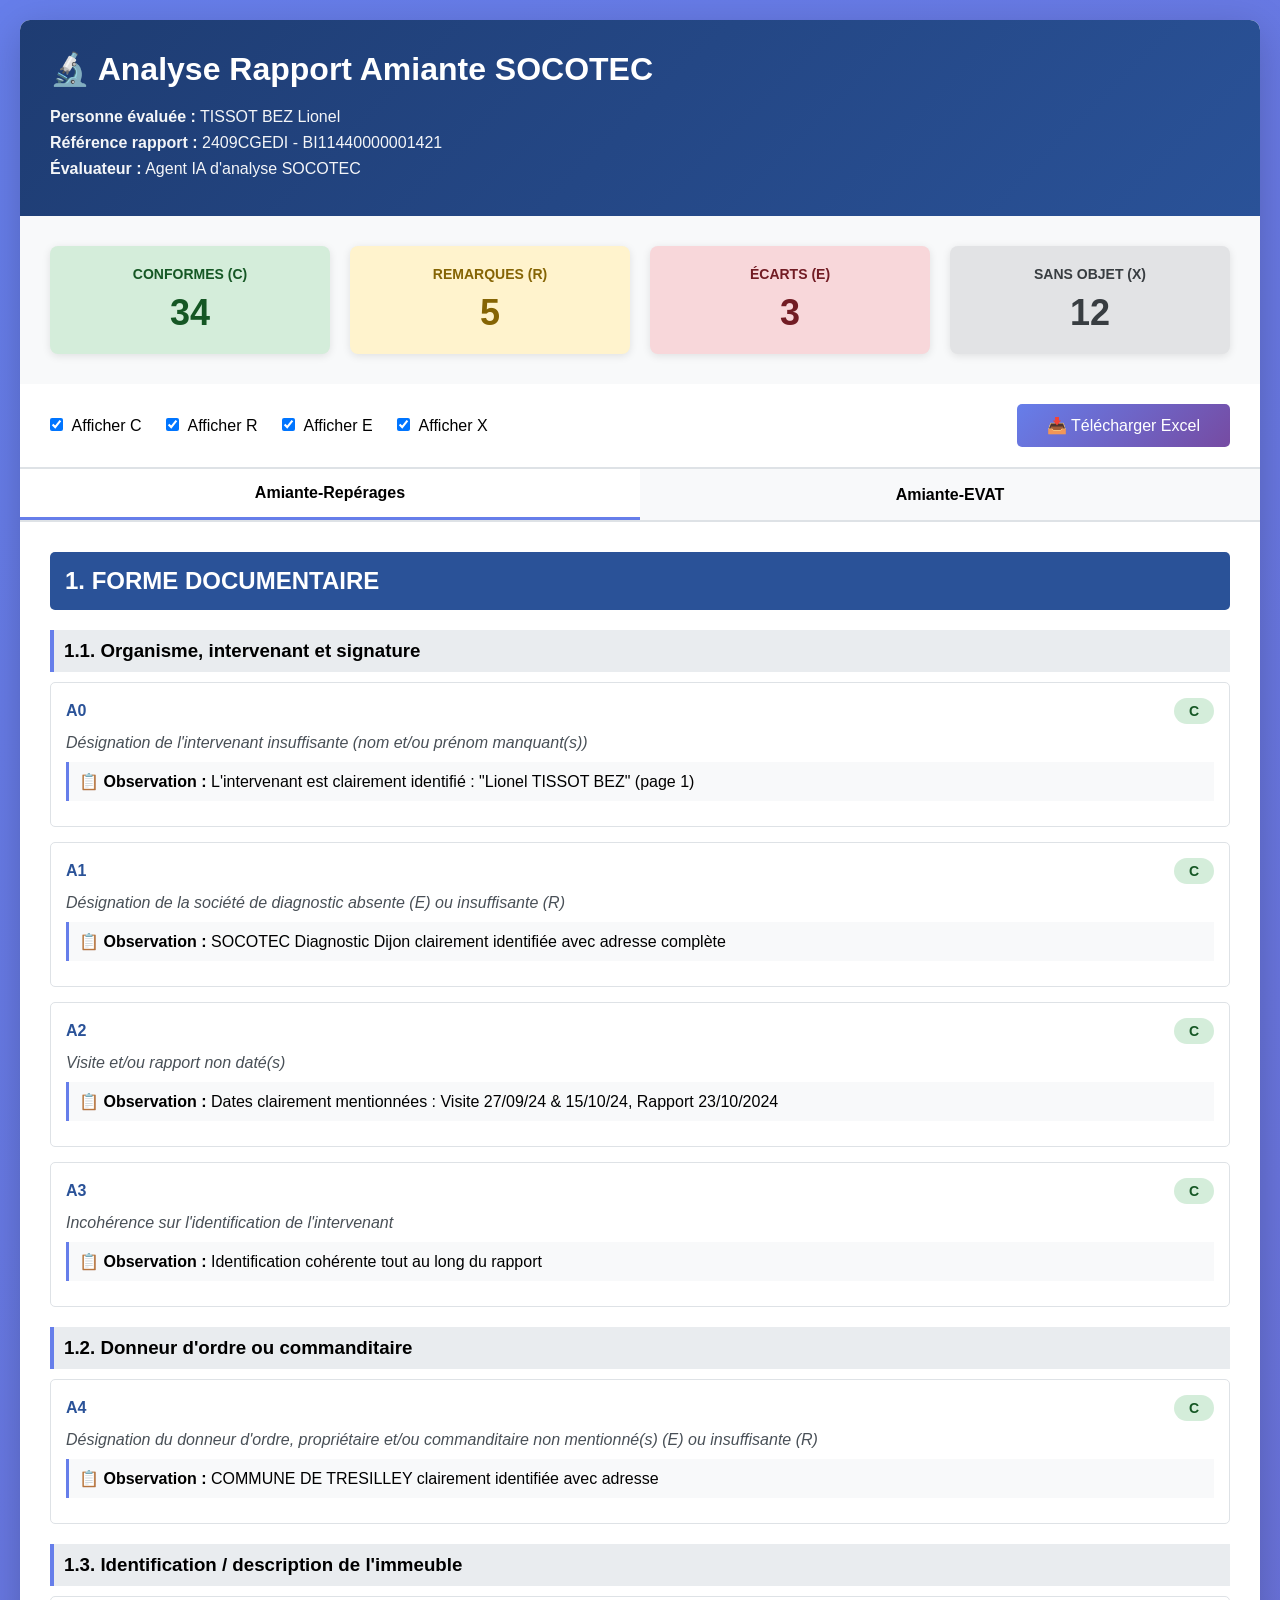
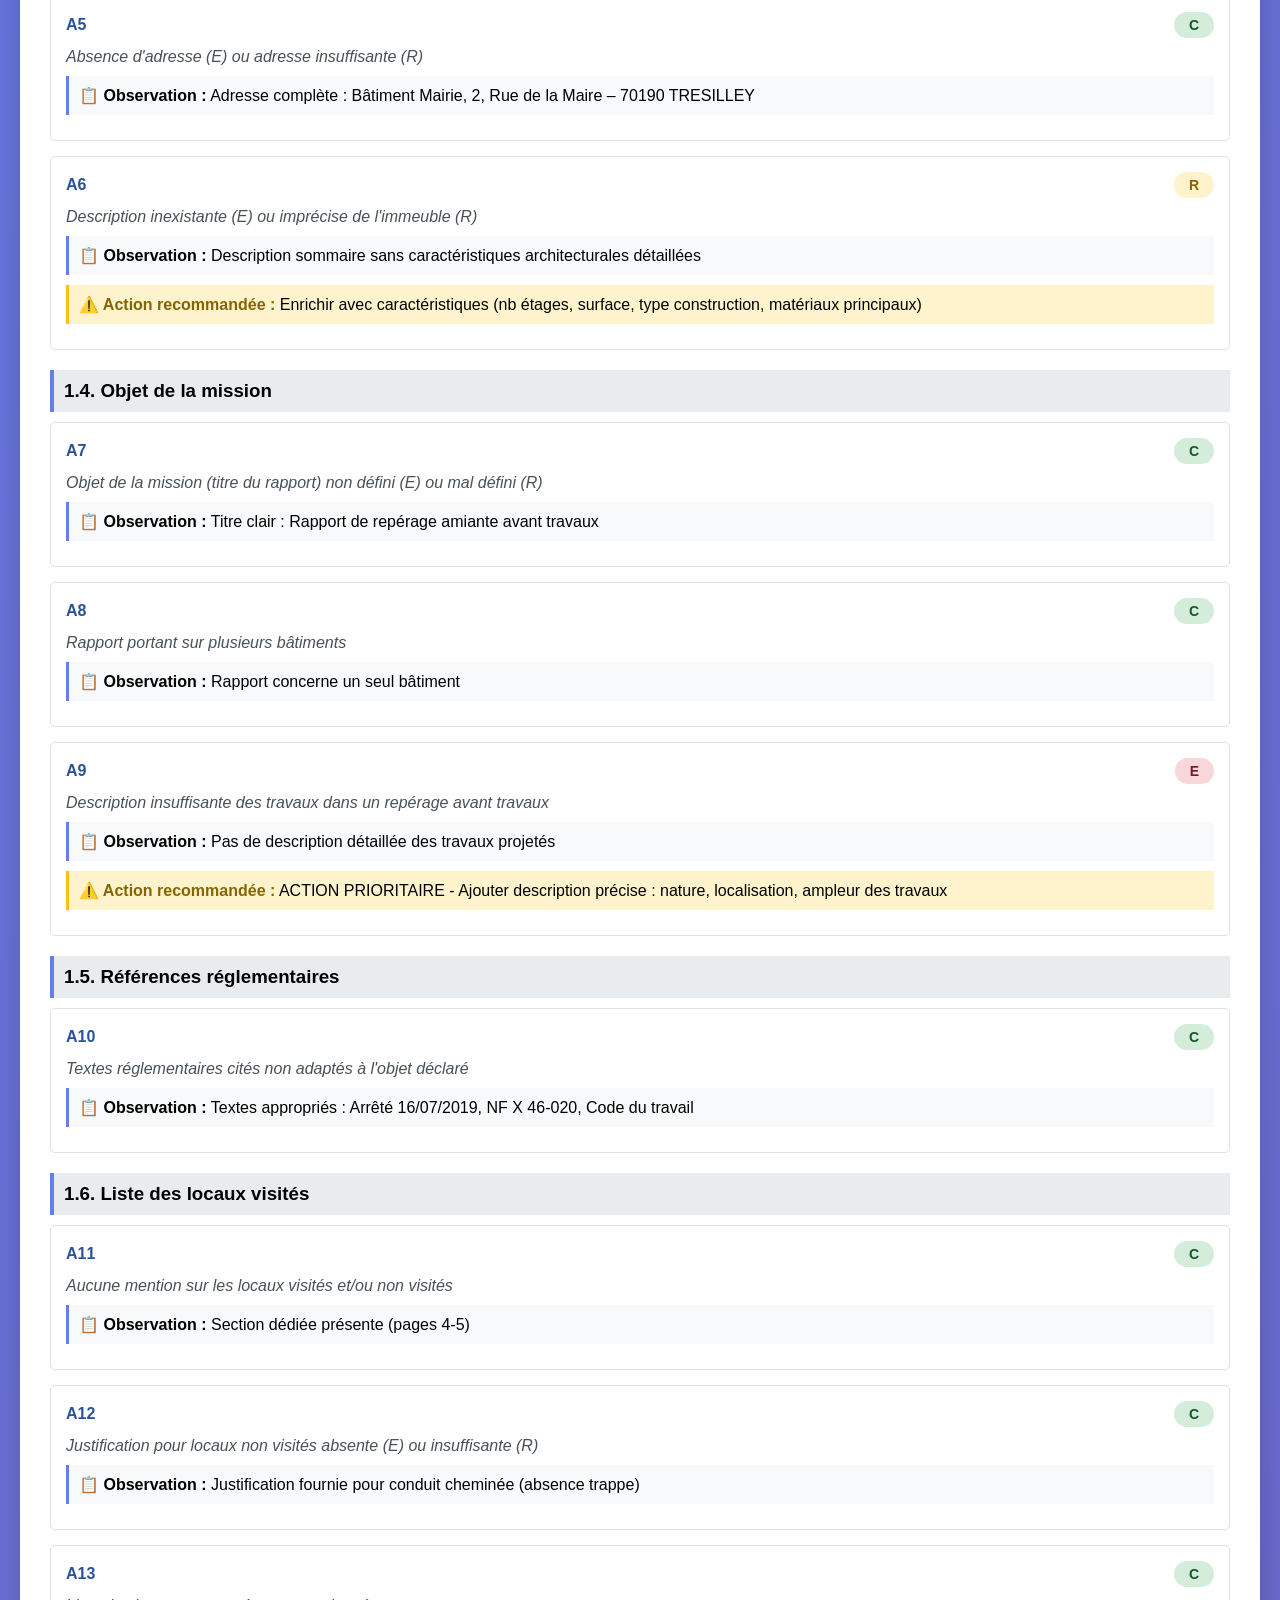
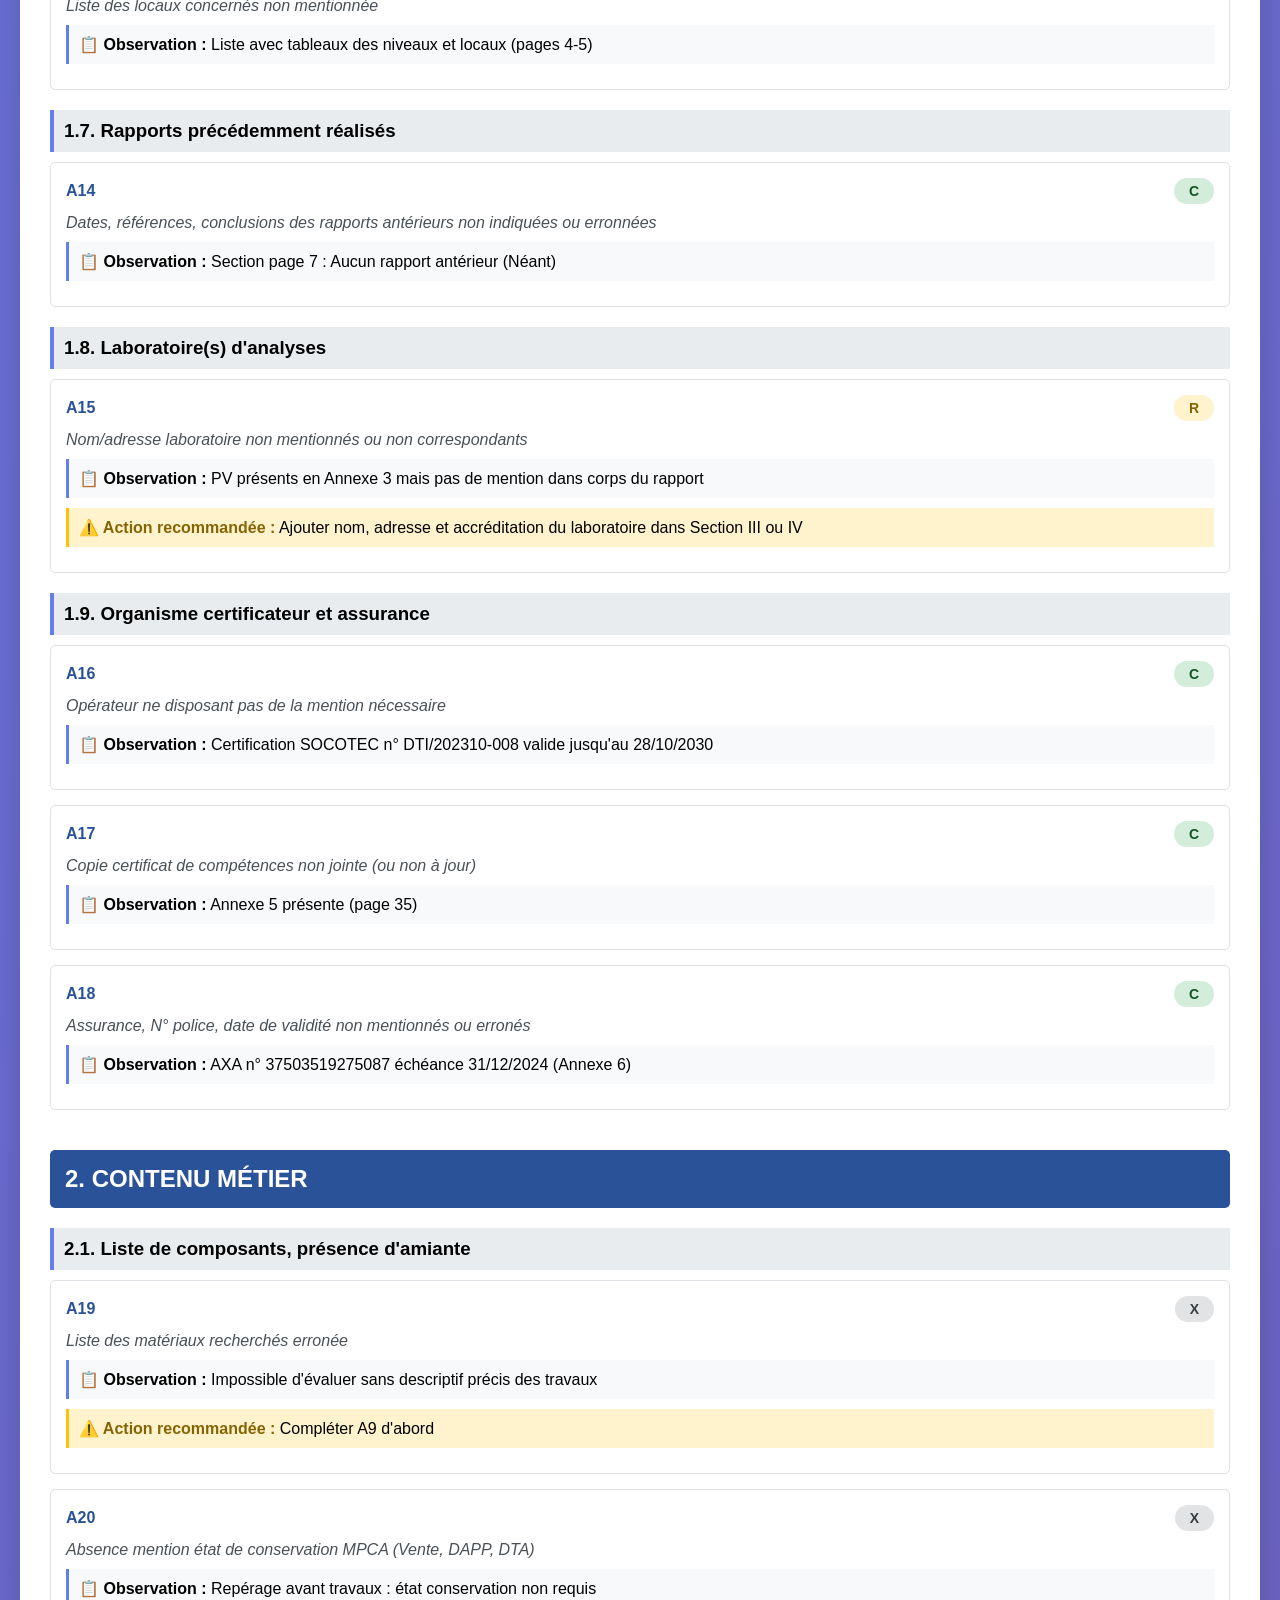
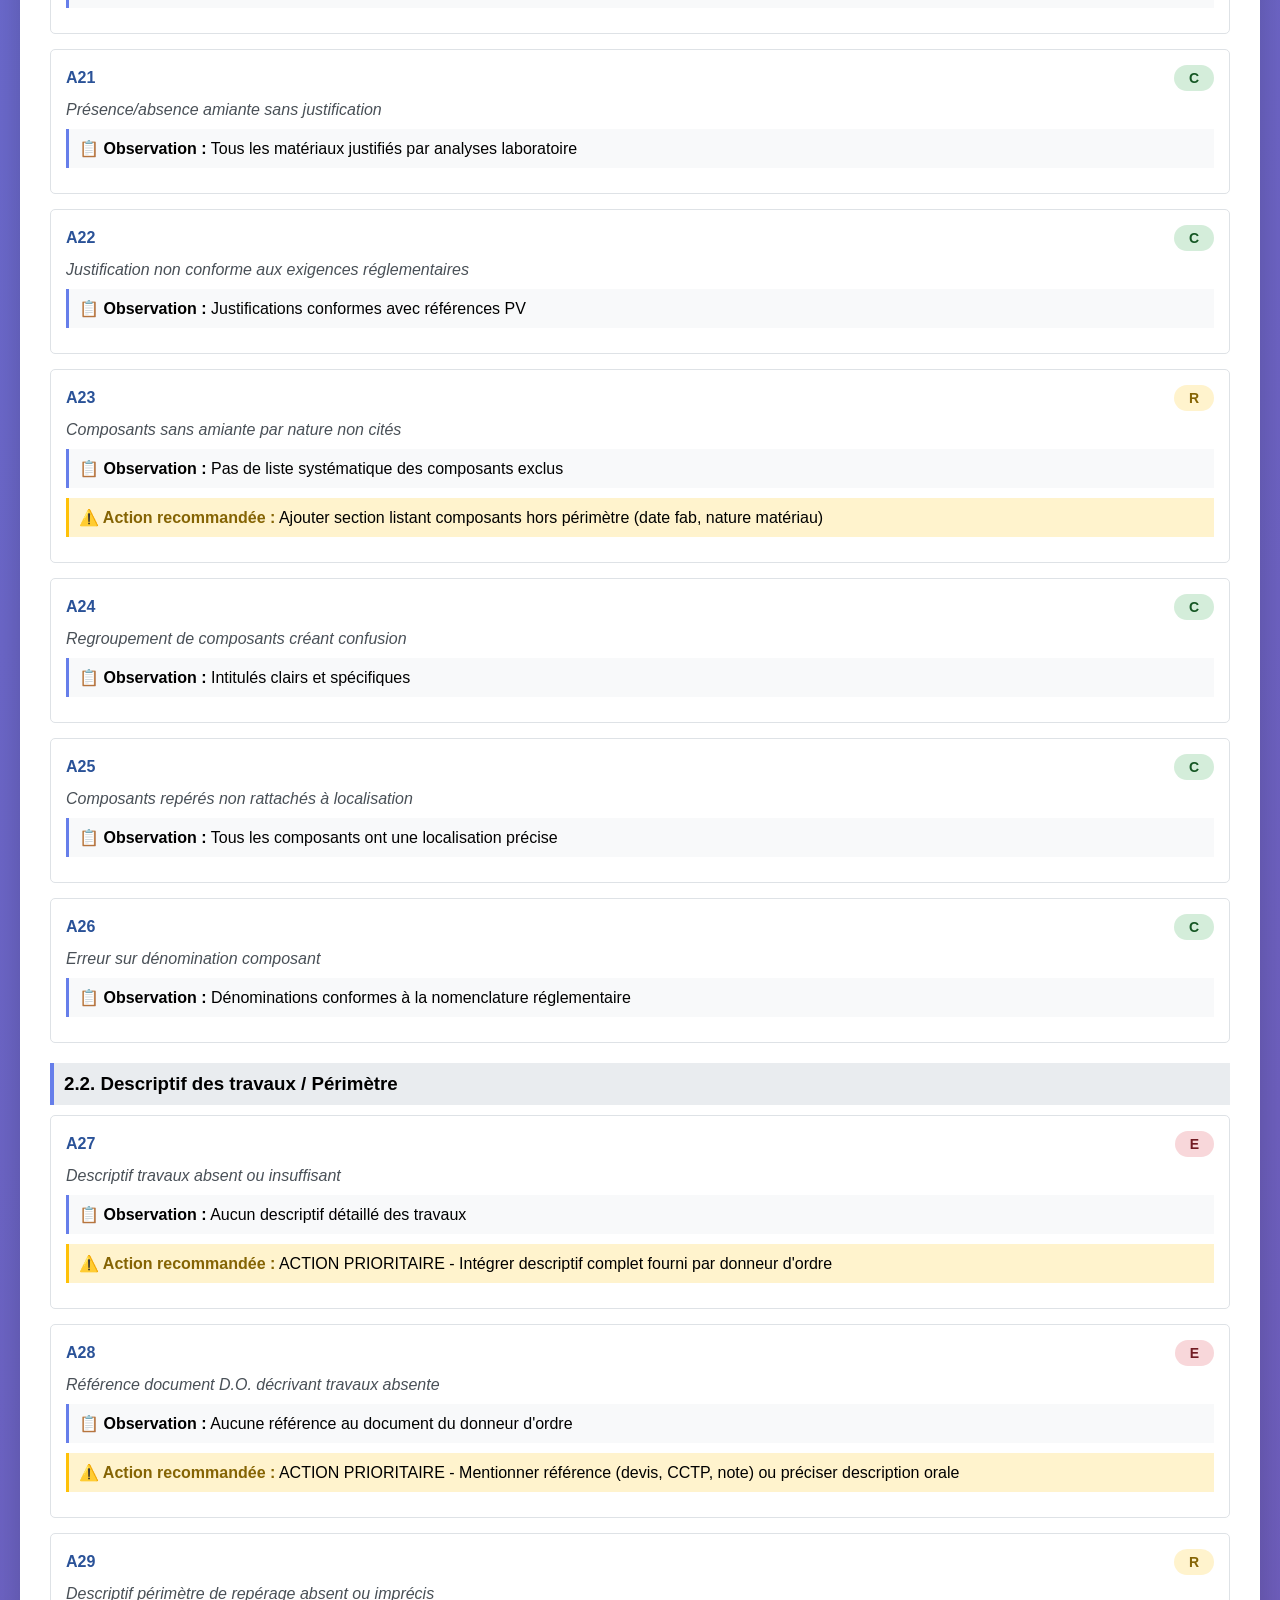
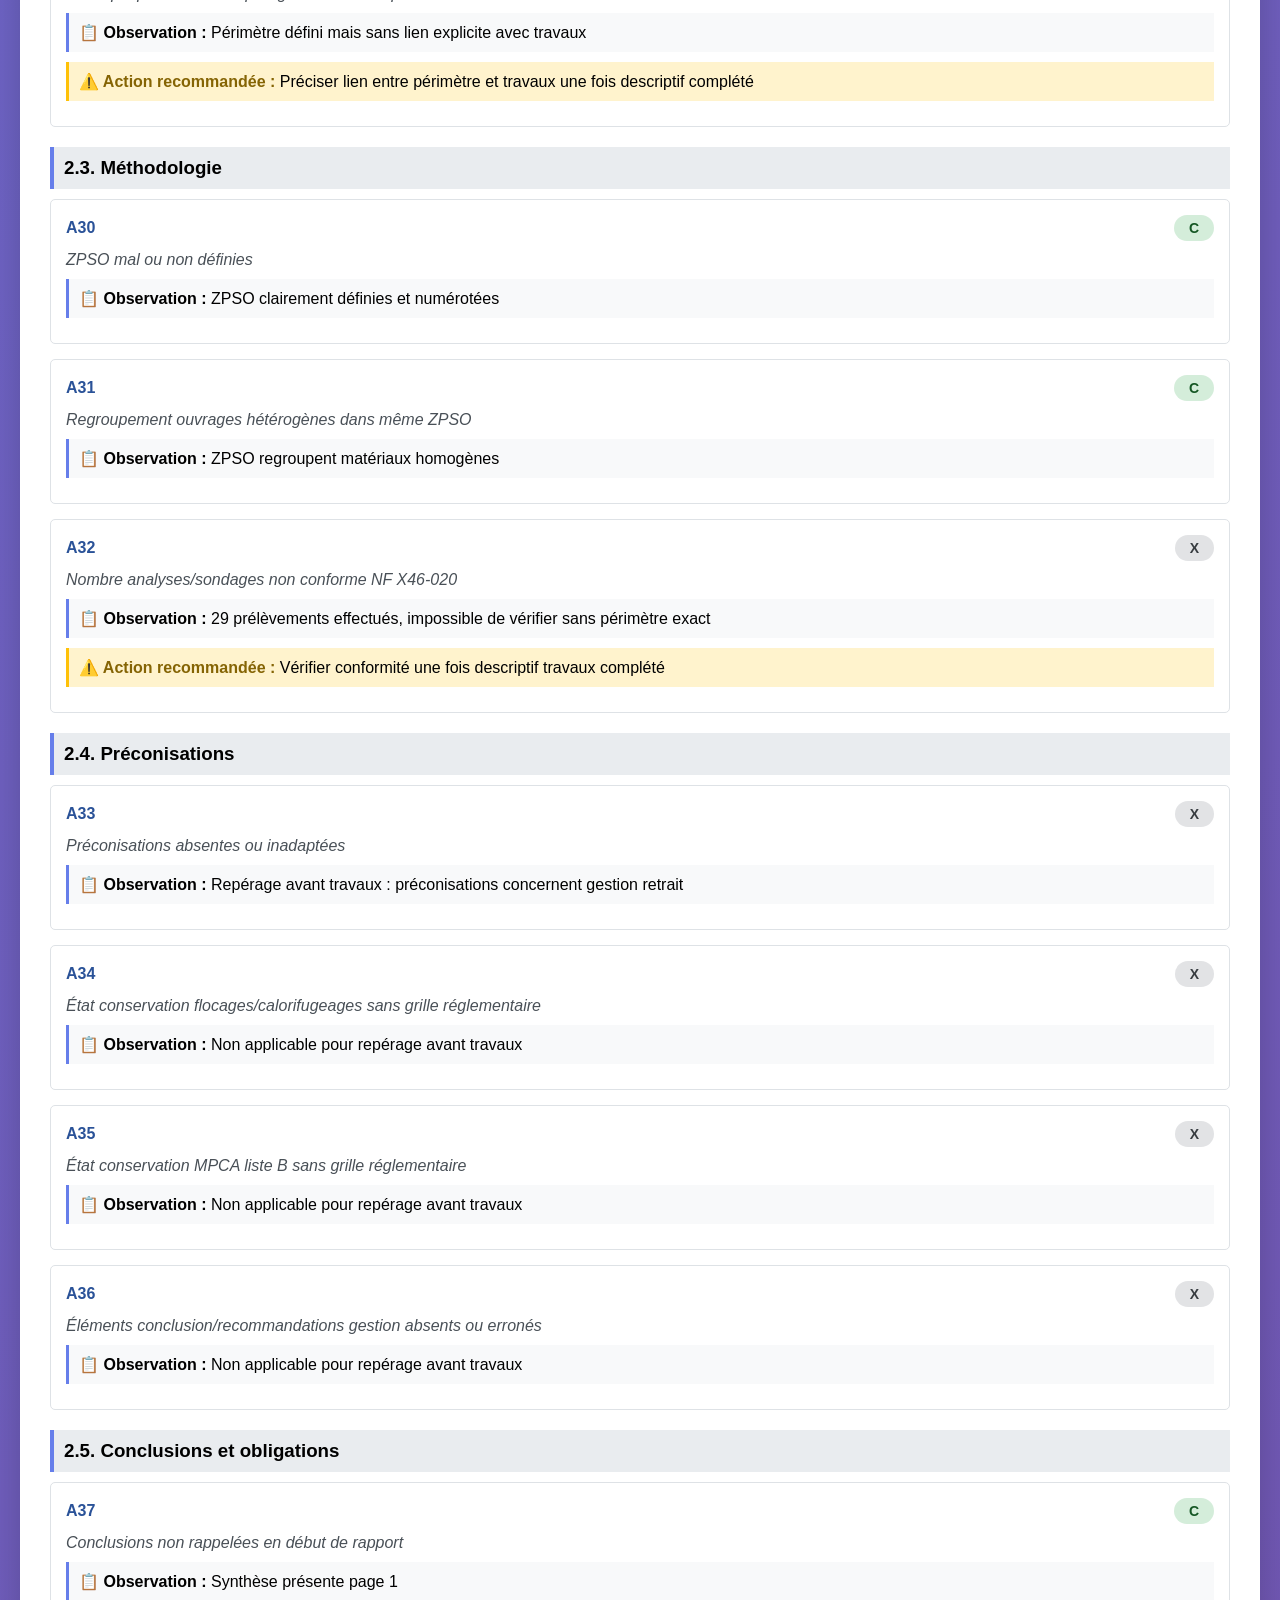
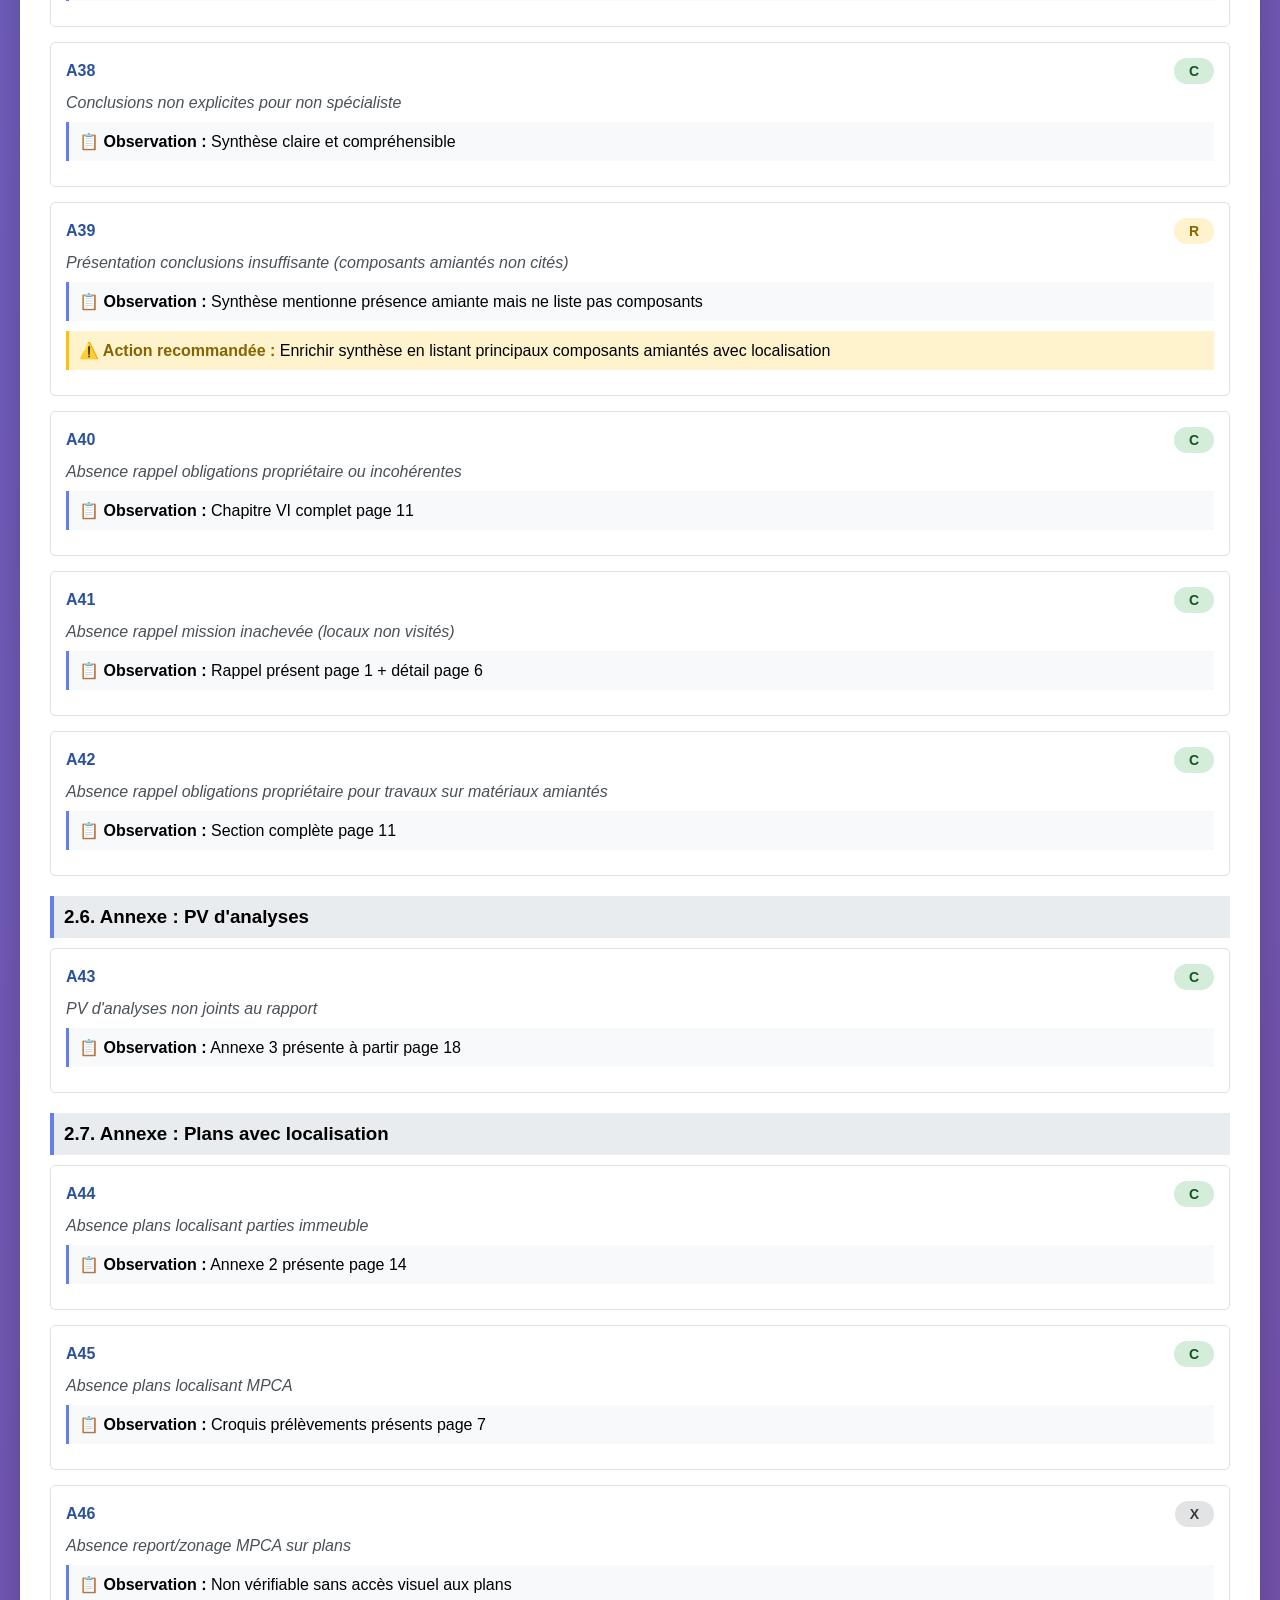
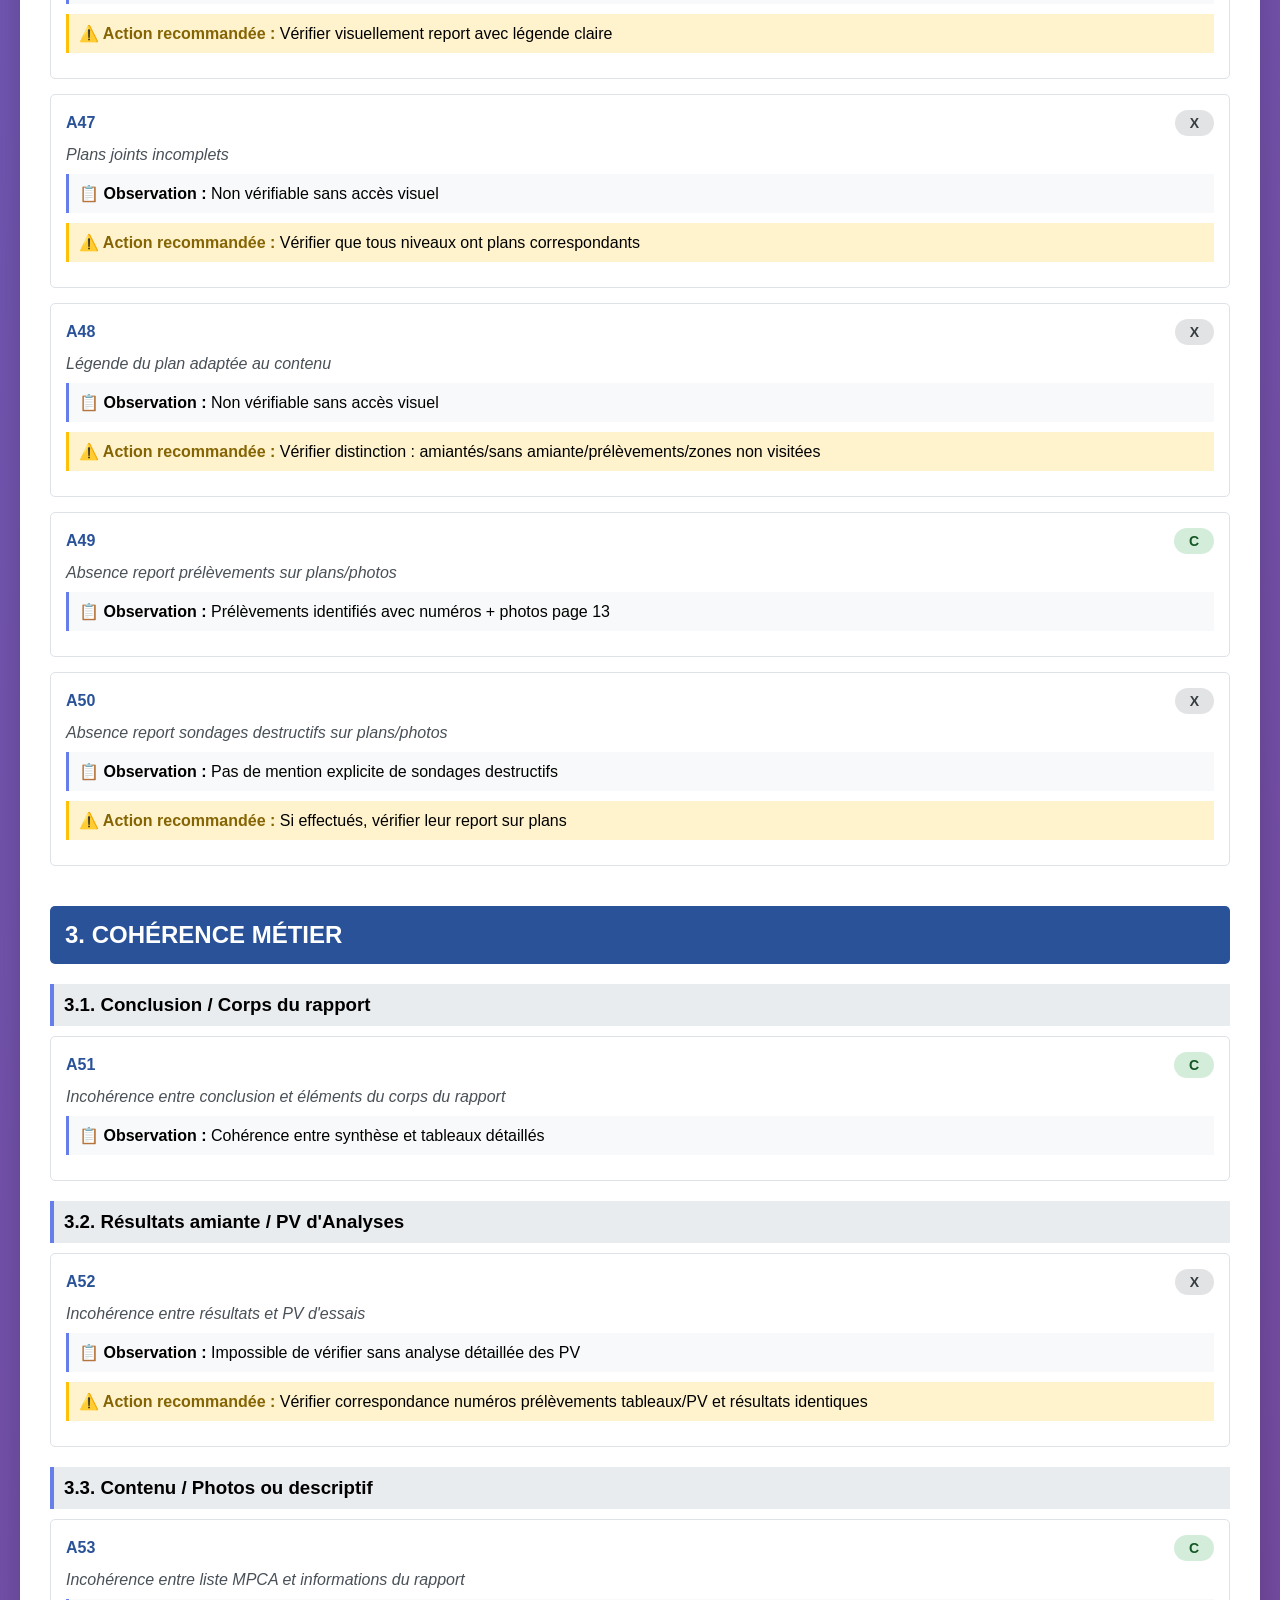
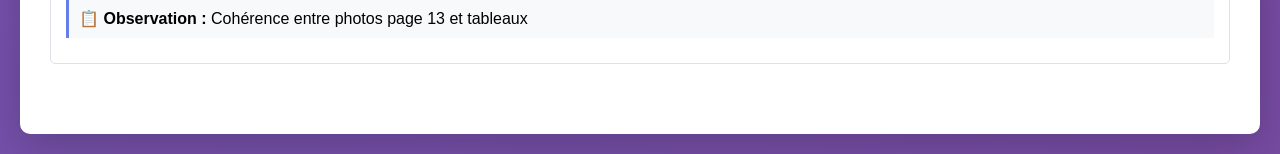
<file: index old.html>
<!DOCTYPE html>
<html lang="fr">
<head>
    <meta charset="UTF-8">
    <meta name="viewport" content="width=device-width, initial-scale=1.0">
    <title>Analyse Rapport Amiante SOCOTEC</title>
    <link rel="stylesheet" href="style.css">
    <!-- SheetJS CDN -->
    <script src="https://cdn.sheetjs.com/xlsx-0.20.1/package/dist/xlsx.full.min.js"></script>
</head>
<body>
    <div class="container">
        <header>
            <h1>🔬 Analyse Rapport Amiante SOCOTEC</h1>
            <div class="header-info">
                <p><strong>Personne évaluée :</strong> TISSOT BEZ Lionel</p>
                <p><strong>Référence rapport :</strong> 2409CGEDI - BI11440000001421</p>
                <p><strong>Évaluateur :</strong> Agent IA d'analyse SOCOTEC</p>
            </div>
        </header>

        <!-- Statistiques globales -->
        <div class="stats-panel">
            <div class="stat-card conforme">
                <h3>Conformes (C)</h3>
                <p class="stat-number" id="stat-c">0</p>
            </div>
            <div class="stat-card remarque">
                <h3>Remarques (R)</h3>
                <p class="stat-number" id="stat-r">0</p>
            </div>
            <div class="stat-card ecart">
                <h3>Écarts (E)</h3>
                <p class="stat-number" id="stat-e">0</p>
            </div>
            <div class="stat-card sans-objet">
                <h3>Sans objet (X)</h3>
                <p class="stat-number" id="stat-x">0</p>
            </div>
        </div>

        <!-- Filtres et actions -->
        <div class="controls">
            <div class="filters">
                <label><input type="checkbox" id="filter-c" checked> Afficher C</label>
                <label><input type="checkbox" id="filter-r" checked> Afficher R</label>
                <label><input type="checkbox" id="filter-e" checked> Afficher E</label>
                <label><input type="checkbox" id="filter-x" checked> Afficher X</label>
            </div>
            <button id="btn-export" class="btn-primary">📥 Télécharger Excel</button>
        </div>

        <!-- Onglets -->
        <div class="tabs">
            <button class="tab-btn active" data-tab="repérages">Amiante-Repérages</button>
            <button class="tab-btn" data-tab="evat">Amiante-EVAT</button>
        </div>

        <!-- Contenu des onglets -->
        <div class="tab-content active" id="tab-repérages">
            <div id="content-repérages"></div>
        </div>

        <div class="tab-content" id="tab-evat">
            <div id="content-evat">
                <div class="info-box">
                    <p><strong>Note :</strong> Le rapport analysé est un repérage avant travaux, non un EVAT. Tous les points sont marqués X (Sans objet).</p>
                </div>
            </div>
        </div>
    </div>

    <script src="data.js"></script>
    <script src="app.js"></script>
</body>
</html>
</file>
<file: style.css>
* {
    margin: 0;
    padding: 0;
    box-sizing: border-box;
}

body {
    font-family: 'Segoe UI', Tahoma, Geneva, Verdana, sans-serif;
    background: linear-gradient(135deg, #667eea 0%, #764ba2 100%);
    min-height: 100vh;
    padding: 20px;
}

.container {
    max-width: 1400px;
    margin: 0 auto;
    background: white;
    border-radius: 10px;
    box-shadow: 0 10px 40px rgba(0,0,0,0.2);
    overflow: hidden;
}

header {
    background: linear-gradient(135deg, #1e3c72 0%, #2a5298 100%);
    color: white;
    padding: 30px;
}

header h1 {
    margin-bottom: 20px;
}

.header-info p {
    margin: 8px 0;
    opacity: 0.95;
}

/* Statistiques */
.stats-panel {
    display: grid;
    grid-template-columns: repeat(auto-fit, minmax(200px, 1fr));
    gap: 20px;
    padding: 30px;
    background: #f8f9fa;
}

.stat-card {
    padding: 20px;
    border-radius: 8px;
    text-align: center;
    box-shadow: 0 2px 8px rgba(0,0,0,0.1);
}

.stat-card h3 {
    font-size: 14px;
    margin-bottom: 10px;
    text-transform: uppercase;
}

.stat-number {
    font-size: 36px;
    font-weight: bold;
}

.conforme { background: #d4edda; color: #155724; }
.remarque { background: #fff3cd; color: #856404; }
.ecart { background: #f8d7da; color: #721c24; }
.sans-objet { background: #e2e3e5; color: #383d41; }

/* Contrôles */
.controls {
    display: flex;
    justify-content: space-between;
    align-items: center;
    padding: 20px 30px;
    background: white;
    border-bottom: 2px solid #dee2e6;
}

.filters label {
    margin-right: 20px;
    cursor: pointer;
}

.filters input[type="checkbox"] {
    margin-right: 5px;
}

.btn-primary {
    background: linear-gradient(135deg, #667eea 0%, #764ba2 100%);
    color: white;
    border: none;
    padding: 12px 30px;
    border-radius: 5px;
    font-size: 16px;
    cursor: pointer;
    transition: transform 0.2s;
}

.btn-primary:hover {
    transform: translateY(-2px);
    box-shadow: 0 5px 15px rgba(102, 126, 234, 0.4);
}

/* Onglets */
.tabs {
    display: flex;
    background: #f8f9fa;
    border-bottom: 2px solid #dee2e6;
}

.tab-btn {
    flex: 1;
    padding: 15px;
    background: transparent;
    border: none;
    cursor: pointer;
    font-size: 16px;
    font-weight: 600;
    transition: all 0.3s;
}

.tab-btn:hover {
    background: rgba(102, 126, 234, 0.1);
}

.tab-btn.active {
    background: white;
    border-bottom: 3px solid #667eea;
}

/* Contenu des onglets */
.tab-content {
    display: none;
    padding: 30px;
}

.tab-content.active {
    display: block;
}

/* Sections */
.section {
    margin-bottom: 40px;
}

.section-title {
    background: #2a5298;
    color: white;
    padding: 15px;
    border-radius: 5px;
    margin-bottom: 20px;
}

.subsection-title {
    background: #e9ecef;
    padding: 10px;
    border-left: 4px solid #667eea;
    margin: 20px 0 10px 0;
    font-weight: bold;
}

/* Items d'évaluation */
.eval-item {
    border: 1px solid #dee2e6;
    border-radius: 5px;
    padding: 15px;
    margin-bottom: 15px;
    transition: all 0.3s;
}

.eval-item:hover {
    box-shadow: 0 4px 12px rgba(0,0,0,0.1);
}

.eval-item.hidden {
    display: none;
}

.eval-header {
    display: flex;
    justify-content: space-between;
    align-items: center;
    margin-bottom: 10px;
}

.eval-code {
    font-weight: bold;
    color: #2a5298;
}

.eval-badge {
    padding: 5px 15px;
    border-radius: 20px;
    font-weight: bold;
    font-size: 14px;
}

.badge-C { background: #d4edda; color: #155724; }
.badge-R { background: #fff3cd; color: #856404; }
.badge-E { background: #f8d7da; color: #721c24; }
.badge-X { background: #e2e3e5; color: #383d41; }

.eval-description {
    color: #495057;
    margin-bottom: 10px;
    font-style: italic;
}

.eval-observation {
    background: #f8f9fa;
    padding: 10px;
    border-left: 3px solid #667eea;
    margin: 10px 0;
}

.eval-action {
    background: #fff3cd;
    padding: 10px;
    border-left: 3px solid #ffc107;
    margin: 10px 0;
}

.eval-action strong {
    color: #856404;
}

.info-box {
    background: #e7f3ff;
    border: 1px solid #b3d7ff;
    border-radius: 5px;
    padding: 20px;
    text-align: center;
}

/* Responsive */
@media (max-width: 768px) {
    .stats-panel {
        grid-template-columns: 1fr 1fr;
    }
    
    .controls {
        flex-direction: column;
        gap: 15px;
    }
    
    .filters {
        display: flex;
        flex-wrap: wrap;
    }
}
</file>
